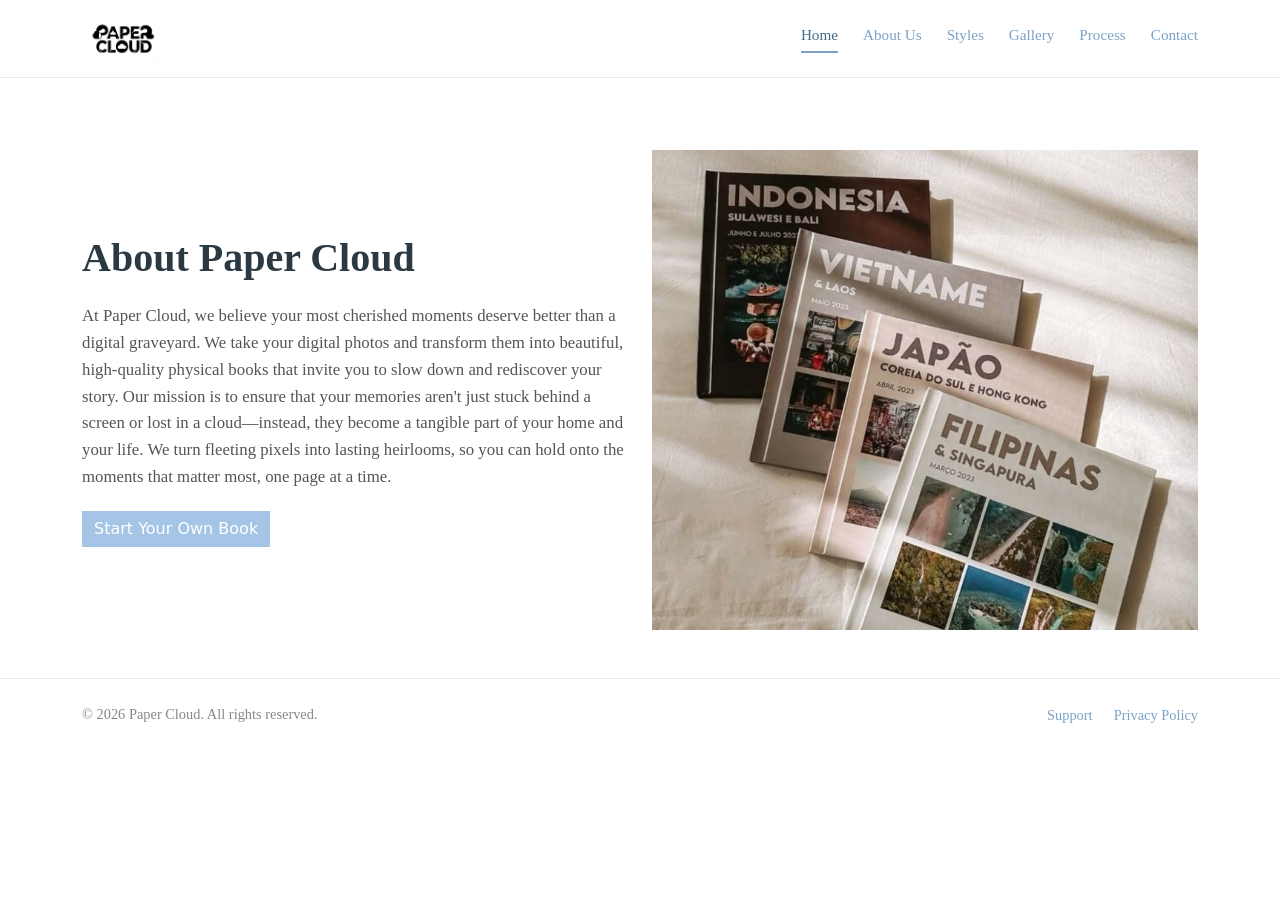
<file: index.html>
<!DOCTYPE html>
<html lang="en">
<head>
    <meta charset="UTF-8">
    <meta name="viewport" content="width=device-width, initial-scale=1.0">
    <title>Paper Cloud | Your memories, Tangile at last</title>

    <link rel="stylesheet" href="css/style.css">
 
    <link href="https://cdn.jsdelivr.net/npm/bootstrap@5.3.0/dist/css/bootstrap.min.css" rel="stylesheet">
</head>
<body>
    
    <header class="container-fluid bg-white border-bottom py-3">
        <div class="container d-flex justify-content-between align-items-center">
            <div class="logo">
                <a href="index.html">
                    <img src="logo.png" alt="Paper Cloud Logo" class="brand-logo-img">
                </a>      
            </div>
            
            <nav class="custom-nav">
                <a href="index.html" class="nav-item active-tab">Home</a>
                <a href="about.html" class="nav-item">About Us</a>
                <a href="styles.html" class="nav-item">Styles</a>
                <a href="gallery.html" class="nav-item">Gallery</a>
                <a href="process.html" class="nav-item">Process</a>
                <a href="contact.html" class="nav-item">Contact</a>
            </nav>
        </div>
    </header>
    
    <main class="container my-5 pt-4">
        <div class="row align-items-center">
            <div class="col-md-6 content-column">
                <h1 class="page-main-title">About Paper Cloud</h1>
                
                  <p class="body-copy">At Paper Cloud, we believe your most cherished moments deserve better than a digital graveyard. We 
                  take your digital photos and transform them into beautiful, high-quality physical books that invite you 
                  to slow down and rediscover your story. Our mission is to ensure that your memories aren't just stuck behind a screen or lost 
                  in a cloud—instead, they become a tangible part of your home and your life. We turn fleeting pixels into lasting heirlooms, so 
                  you can hold onto the moments that matter most, one page at a time. 
                </p>
                <a href="styles.html" class="btn custom-theme-btn">Start Your Own Book</a>
            </div>

            <div class="col-md-6 image-column text-end">
                <div class="wireframe-placeholder-box">
                     <img src="hero.png" alt="Four books with different country names " class="hero-main-image">
                     </div>
            </div>
        </div>
    </main>

    <footer class="container-fluid bg-white custom-footer-border py-4 mt-5">
        <div class="container d-flex justify-content-between align-items-center">
            <p class="footer-text mb-0">&copy; 2026 Paper Cloud. All rights reserved.</p>
            <div class="footer-links">
                <a href="contact.html" class="footer-link-item me-3">Support</a>
                <a href="about.html" class="footer-link-item">Privacy Policy</a>
            </div>
        </div>
    </footer>

</body>
</html>
</file>
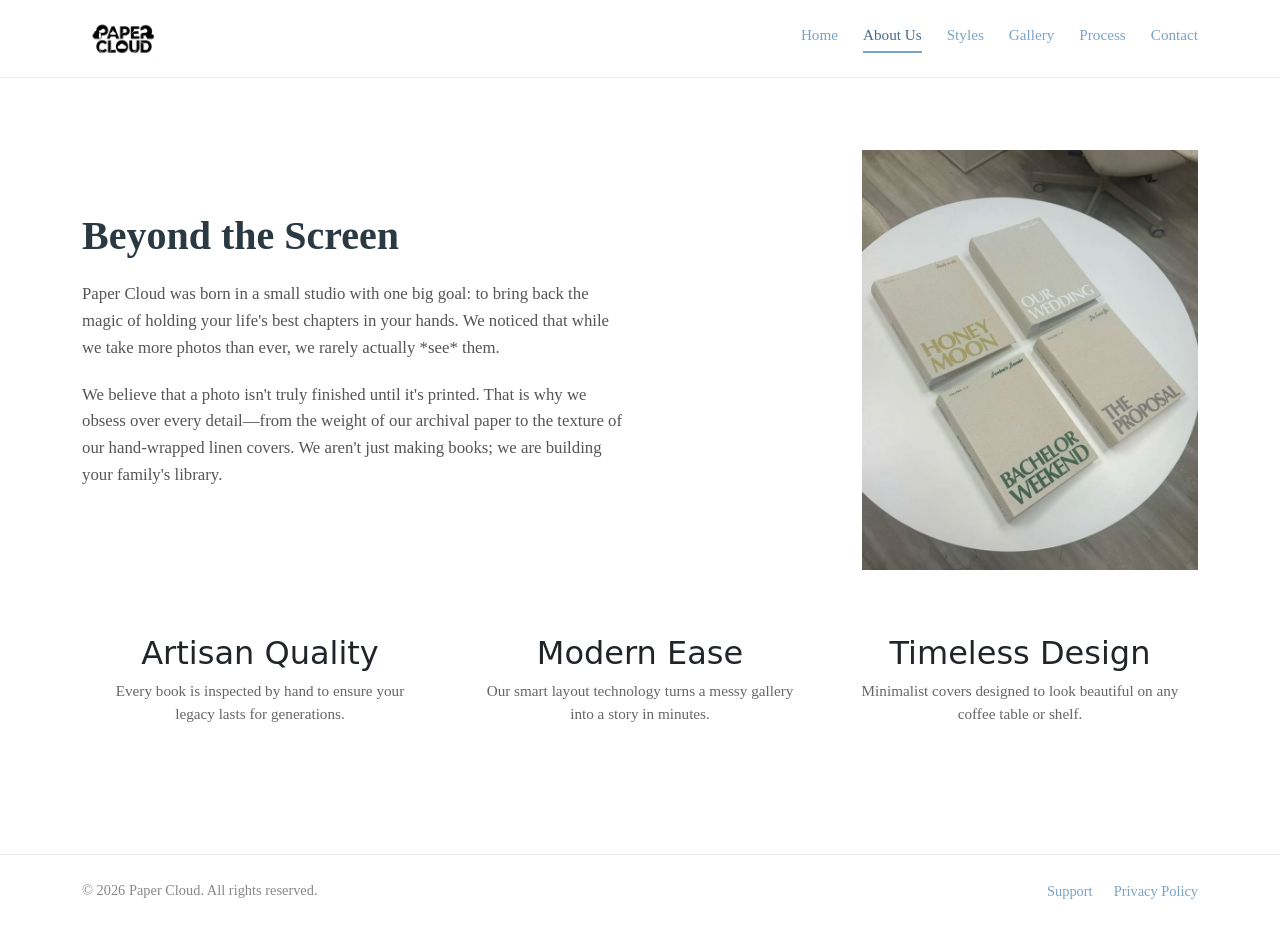
<file: about.html>
<!DOCTYPE html>
<html lang="en">
<head>
    <meta charset="UTF-8">
    <meta name="viewport" content="width=device-width, initial-scale=1.0">
    <title>Paper Cloud | Your memories, Tangile at last</title>

    <link rel="stylesheet" href="css/style.css">

    <link href="https://cdn.jsdelivr.net/npm/bootstrap@5.3.0/dist/css/bootstrap.min.css" rel="stylesheet">

</head>
<body>

    <header class="container-fluid bg-white border-bottom py-3">
        <div class="container d-flex justify-content-between align-items-center">
            <div class="logo">
                <a href="about.html">
                    <img src="logo.png" alt="Paper Cloud Logo" class="brand-logo-img">
                </a>  
            </div>
            <nav class="custom-nav">
                <a href="index.html" class="nav-item">Home</a>
                <a href="about.html" class="nav-item active-tab">About Us</a>
                <a href="styles.html" class="nav-item">Styles</a>
                <a href="gallery.html" class="nav-item">Gallery</a>
                <a href="process.html" class="nav-item">Process</a>
                <a href="contact.html" class="nav-item">Contact</a>
            </nav>
        </div>
    </header>

    <main class="container my-5 pt-4">
        <div class="row align-items-center">

            <div class="col-md-6 content-column">
                <h1 class="page-main-title">Beyond the Screen</h1>

                <p class="body-copy">Paper Cloud was born in a small studio with one big goal: 
                to bring back the magic of holding your life's best chapters in your hands. 
                We noticed that while we take more photos than ever, we rarely actually *see* them.
            </p>

            <p class="body-copy">We believe that a photo isn't truly finished until it's printed. 
                That is why we obsess over every detail—from the weight of our 
                archival paper to the texture of our hand-wrapped linen covers. 
                We aren't just making books; we are building your family's library.
            </p>
            </div>

            <div class="col-md-6 image-column text-end">
                <div class="about-image-container">
                <img src="books.jpg" alt="Our first samples" class="about-img">
            </div>
            </div>

        <section class="values-section container my-5">
    <div class="row text-center">
        
        <div class="col-md-4">
            <div class="value-item p-3">
                <h2>Artisan Quality</h2>
                <p>Every book is inspected by hand to ensure your legacy lasts for generations.</p>
            </div>
        </div>

        <div class="col-md-4">
            <div class="value-item p-3">
                <h2>Modern Ease</h2>
                <p>Our smart layout technology turns a messy gallery into a story in minutes.</p>
            </div>
        </div>

        <div class="col-md-4">
            <div class="value-item p-3">
                <h2>Timeless Design</h2>
                <p>Minimalist covers designed to look beautiful on any coffee table or shelf.</p>
            </div>
        </div>

    </div>
        </section>
        </div>
    </main>

    <footer class="container-fluid bg-white custom-footer-border py-4 mt-5">
        <div class="container d-flex justify-content-between align-items-center">
            <p class="footer-text mb-0">&copy; 2026 Paper Cloud. All rights reserved.</p>
            <div class="footer-links">
                <a href="contact.html" class="footer-link-item me-3">Support</a>
                <a href="about.html" class="footer-link-item">Privacy Policy</a>
            </div>
        </div>
    </footer>

</body>
</html>
</file>
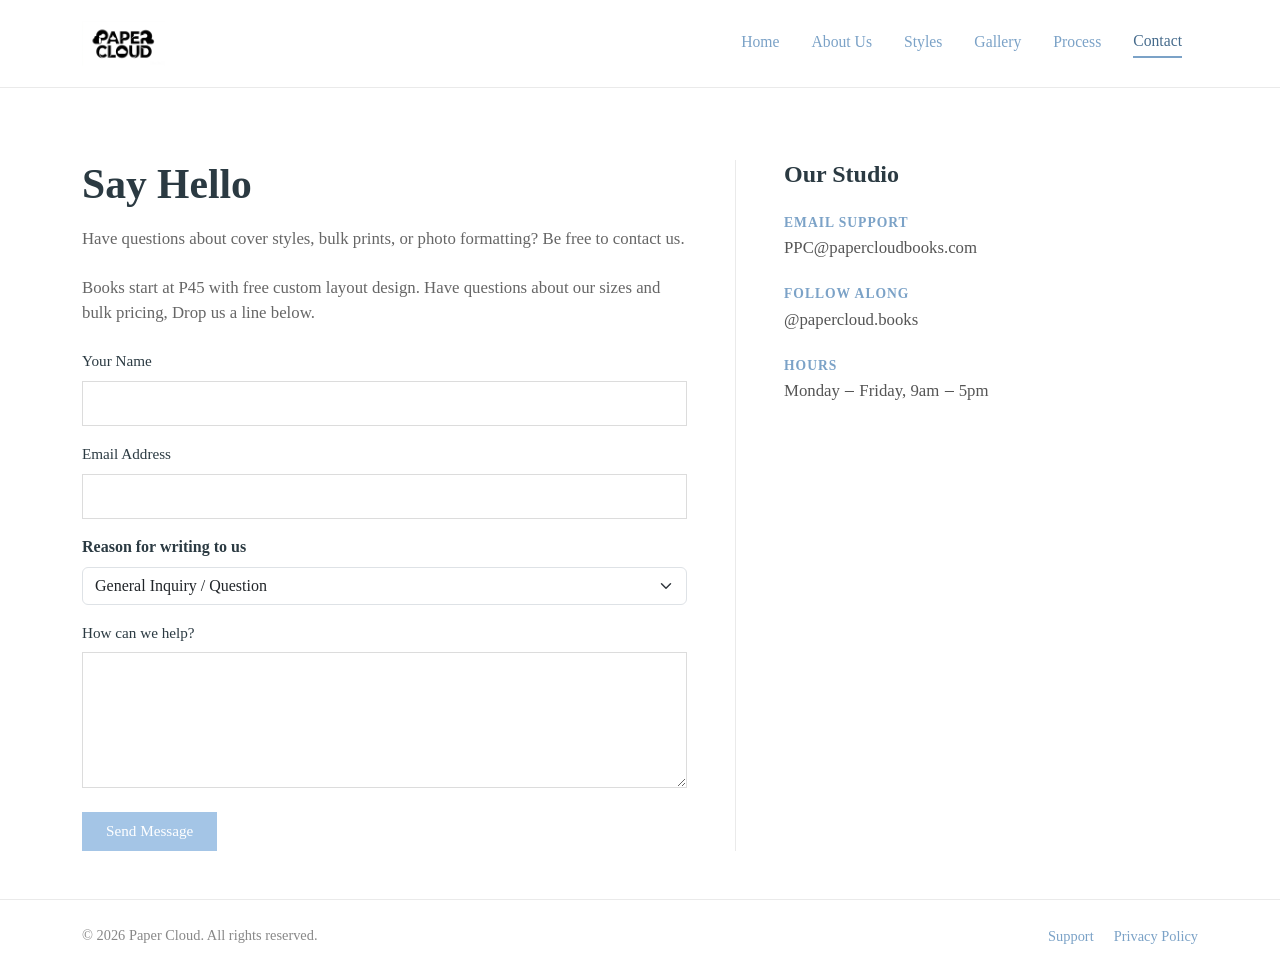
<file: contact.html>
<!DOCTYPE html>
<html lang="en">
<head>
    <meta charset="UTF-8">
    <meta name="viewport" content="width=device-width, initial-scale=1.0">
    <title>Paper Cloud | Contact Us</title>
    
    <link href="https://cdn.jsdelivr.net/npm/bootstrap@5.3.0/dist/css/bootstrap.min.css" rel="stylesheet">
    
    <link rel="stylesheet" href="css/style.css">
</head>
<body>

    <header>
        <nav class="navbar navbar-expand-lg navbar-light bg-white py-3 custom-nav-border">
            <div class="container">
                
                <a class="navbar-brand" href="contact.html">
                    <img src="logo.png" alt="Paper Cloud - Custom Photo Books Logo">
                </a>

                <div class="ms-auto d-flex align-items-center">
                    <a href="index.html" class="nav-link mx-3">Home</a>
                    <a href="about.html" class="nav-link mx-3">About Us</a>
                    <a href="styles.html" class="nav-link mx-3">Styles</a>
                    <a href="gallery.html" class="nav-link mx-3">Gallery</a>
                    <a href="process.html" class="nav-link mx-3">Process</a>
                    <a href="contact.html" class="nav-link mx-3 active-link">Contact</a>
                </div>
            </div>
        </nav>
    </header>

    <main class="container my-5 pt-4">
    <div class="row">
        
        <div class="col-md-7 pe-md-5 mb-5 mb-md-0">
            <h1 class="custom-page-title mb-3">Say Hello</h1>
            <p class="text-muted mb-4">Have questions about cover styles, bulk prints, or photo formatting? Be free to contact us.</p>
            <p class="text-muted mb-4">Books start at P45 with free custom layout design. Have questions about our sizes and bulk pricing, Drop us a line below.</p>
            
            <form id="contactForm" onsubmit="handleContactSubmit(event)">
                <div class="mb-3">
                    <label for="userName" class="form-label custom-form-label">Your Name</label>
                    <input type="text" class="form-control custom-form-input" id="userName" required>
                </div>
                
                <div class="mb-3">
                    <label for="userEmail" class="form-label custom-form-label">Email Address</label>
                    <input type="email" class="form-control custom-form-input" id="userEmail" required>
                </div>

                <div class="mb-3">
                    <label for="contactReason" class="form-label fw-semibold">Reason for writing to us</label>
                    <select class="form-select" id="contactReason" required>
                        <option value="general" selected>General Inquiry / Question</option>
                        <option value="feedback">Leaving Feedback & Review</option>
                        <option value="quote">Requesting a Custom Quote</option>
                    </select>
                </div>

                <div class="mb-4">
                    <label for="userMessage" class="form-label custom-form-label">How can we help?</label>
                    <textarea class="form-control custom-form-input" id="userMessage" rows="5" required></textarea>
                </div>
                
                <button type="submit" class="btn btn-outline-dark custom-submit-btn px-4 py-2">Send Message</button>
            </form>
        </div>

        <div class="col-md-5 ps-md-5 border-start-md">
            <div class="contact-details-box">
                <h2 class="contact-side-title mb-4">Our Studio</h2>
                
                <div class="contact-info-item mb-4">
                    <div class="contact-info-label">Email Support</div>
                    <div class="contact-info-value">PPC@papercloudbooks.com</div>
                </div>
                
                <div class="contact-info-item mb-4">
                    <div class="contact-info-label">Follow Along</div>
                    <div class="contact-info-value">@papercloud.books</div>
                </div>
                
                <div class="contact-info-item">
                    <div class="contact-info-label">Hours</div>
                    <div class="contact-info-value">Monday ‒ Friday, 9am ‒ 5pm</div>
                </div>
            </div>
        </div>

    </div>
</main>


<footer class="container-fluid bg-white custom-footer-border py-4 mt-5">
        <div class="container d-flex justify-content-between align-items-center">
            <p class="footer-text mb-0">&copy; 2026 Paper Cloud. All rights reserved.</p>
            <div class="footer-links">
                <a href="contact.html" class="footer-link-item me-3">Support</a>
                <a href="about.html" class="footer-link-item">Privacy Policy</a>
            </div>
        </div>
    </footer>

</body>
</html>
</file>
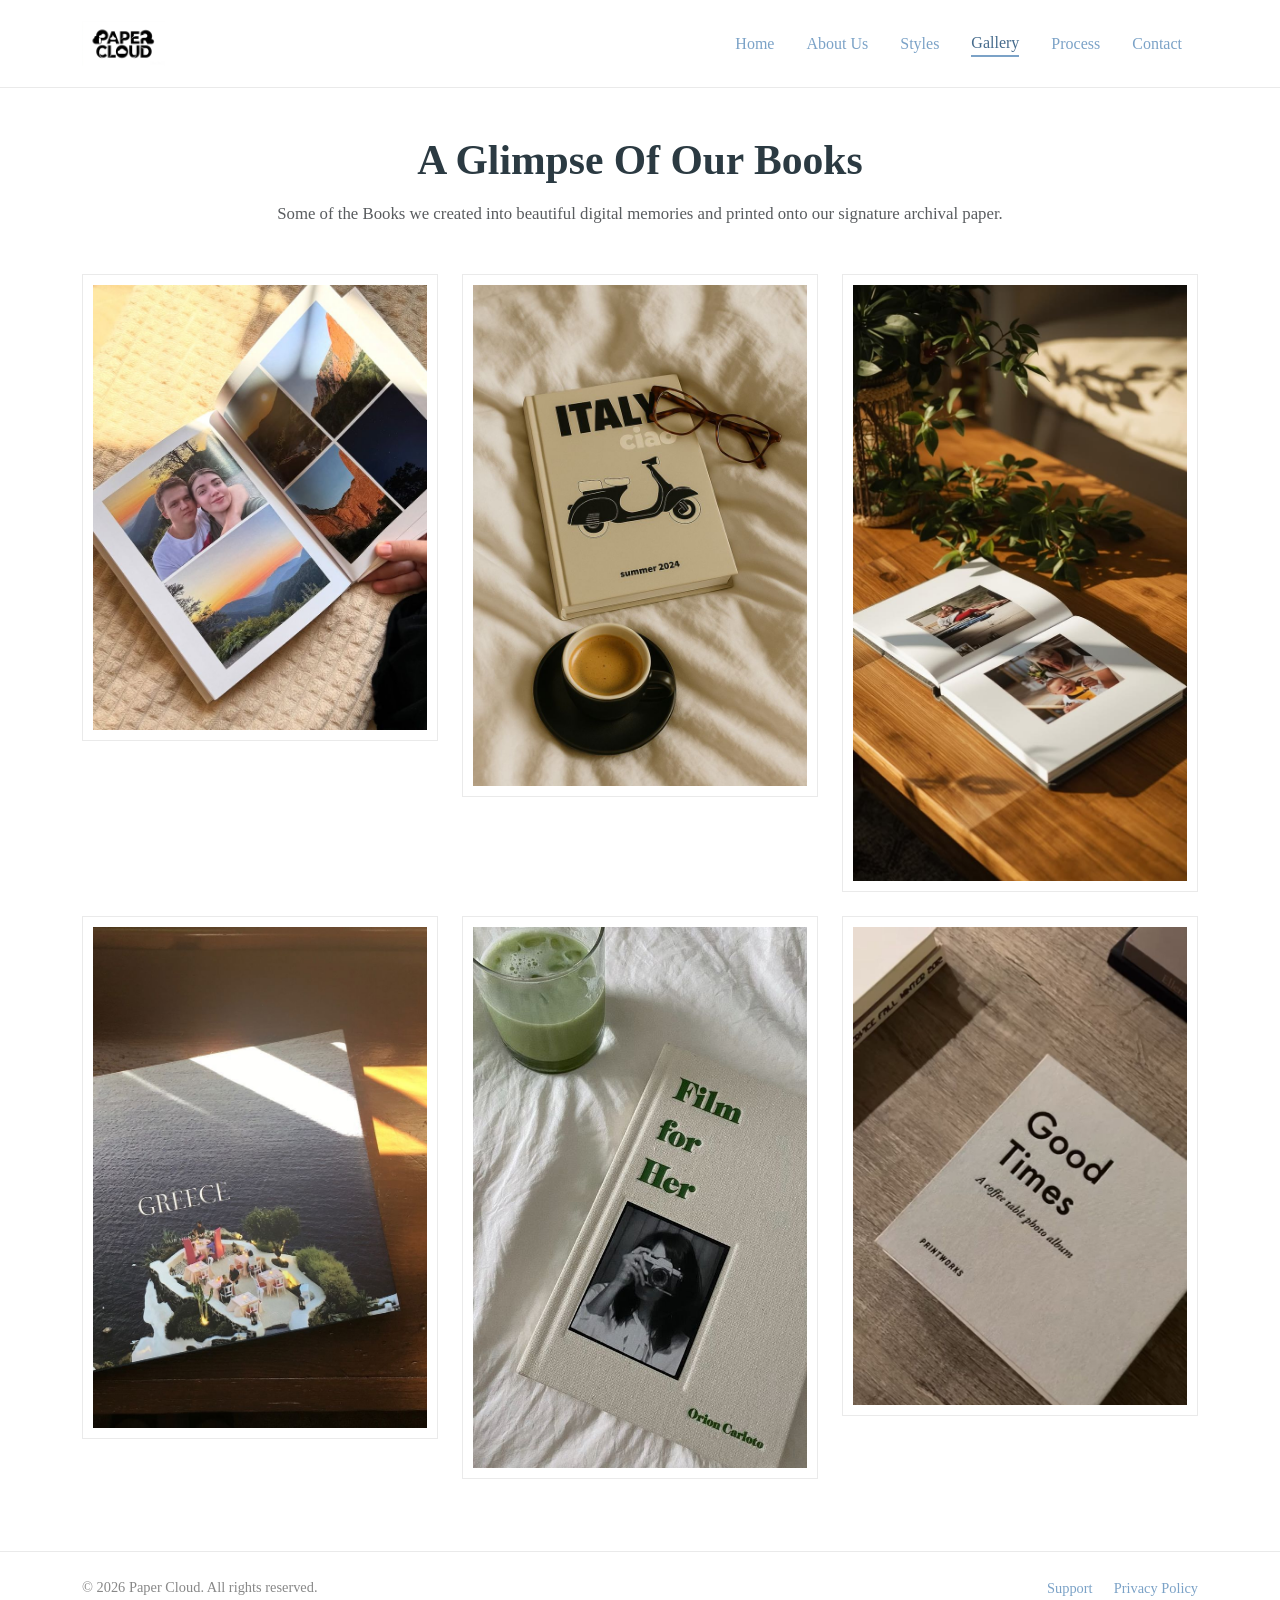
<file: gallery.html>
<!DOCTYPE html>
<html lang="en">
<head>
    <meta charset="UTF-8">
    <meta name="viewport" content="width=device-width, initial-scale=1.0">
    <title>Paper Cloud | Your memories, Tangile at last</title>

    <link rel="stylesheet" href="css/style.css">

    <link href="https://cdn.jsdelivr.net/npm/bootstrap@5.3.0/dist/css/bootstrap.min.css" rel="stylesheet">

</head>
<body>

    <header>
        <nav class="navbar navbar-expand-lg navbar-light bg-white py-3 custom-nav-border">
    <div class="container">
                <a class="navbar-brand" href="gallery.html">
                    <img src="logo.png" alt="Paper Coud Logo">
                </a>
        
        <div class="ms-auto d-flex align-items-center">
            <a href="index.html" class="nav-link mx-3">Home</a>
            <a href="about.html" class="nav-link mx-3">About Us</a>
            <a href="styles.html" class="nav-link mx-3">Styles</a>
            <a href="gallery.html" class="nav-link mx-3 active-link">Gallery</a>
            <a href="process.html" class="nav-link mx-3">Process</a>
            <a href="contact.html" class="nav-link mx-3">Contact</a>
        </div>
    </div>
</nav>
    </header>

    <main class="container my-5 text-center">
        <h1 class="custom-page-title">A Glimpse Of Our Books</h1>
        <p class="text-muted mb-5">Some of the Books we created into beautiful digital memories and printed onto our signature archival paper.</p>

        <div class="row">
            <div class="col-md-4 mb-4">
                <div class="gallery-frame">
                    <img src="images/G1.jpg" alt="Book layout sample" class="img-fluid gallery-img">
                </div>
            </div>
            <div class="col-md-4 mb-4">
                <div class="gallery-frame">
                    <img src="images/G2.jpg" alt="Book spread layout" class="img-fluid gallery-img">
                </div>
            </div>
            <div class="col-md-4 mb-4">
                <div class="gallery-frame">
                    <img src="images/G3.jpg" alt="Linen cover display" class="img-fluid gallery-img">
                </div>
            </div>
            <div class="col-md-4 mb-4">
                <div class="gallery-frame">
                    <img src="images/g4.jpg" alt="Linen cover display" class="img-fluid gallery-img">
                </div>
            </div>
            <div class="col-md-4 mb-4">
                <div class="gallery-frame">
                    <img src="images/g5.jpg" alt="Linen cover display" class="img-fluid gallery-img">
                </div>
            </div>
            <div class="col-md-4 mb-4">
                <div class="gallery-frame">
                    <img src="images/g6.jpg" alt="Linen cover display" class="img-fluid gallery-img">
                </div>
            </div>
        </div> </main>

    <footer class="container-fluid bg-white custom-footer-border py-4 mt-5">
        <div class="container d-flex justify-content-between align-items-center">
            <p class="footer-text mb-0">&copy; 2026 Paper Cloud. All rights reserved.</p>
            <div class="footer-links">
                <a href="contact.html" class="footer-link-item me-3">Support</a>
                <a href="about.html" class="footer-link-item">Privacy Policy</a>
            </div>
        </div>
    </footer>

</body>
</html>
</file>
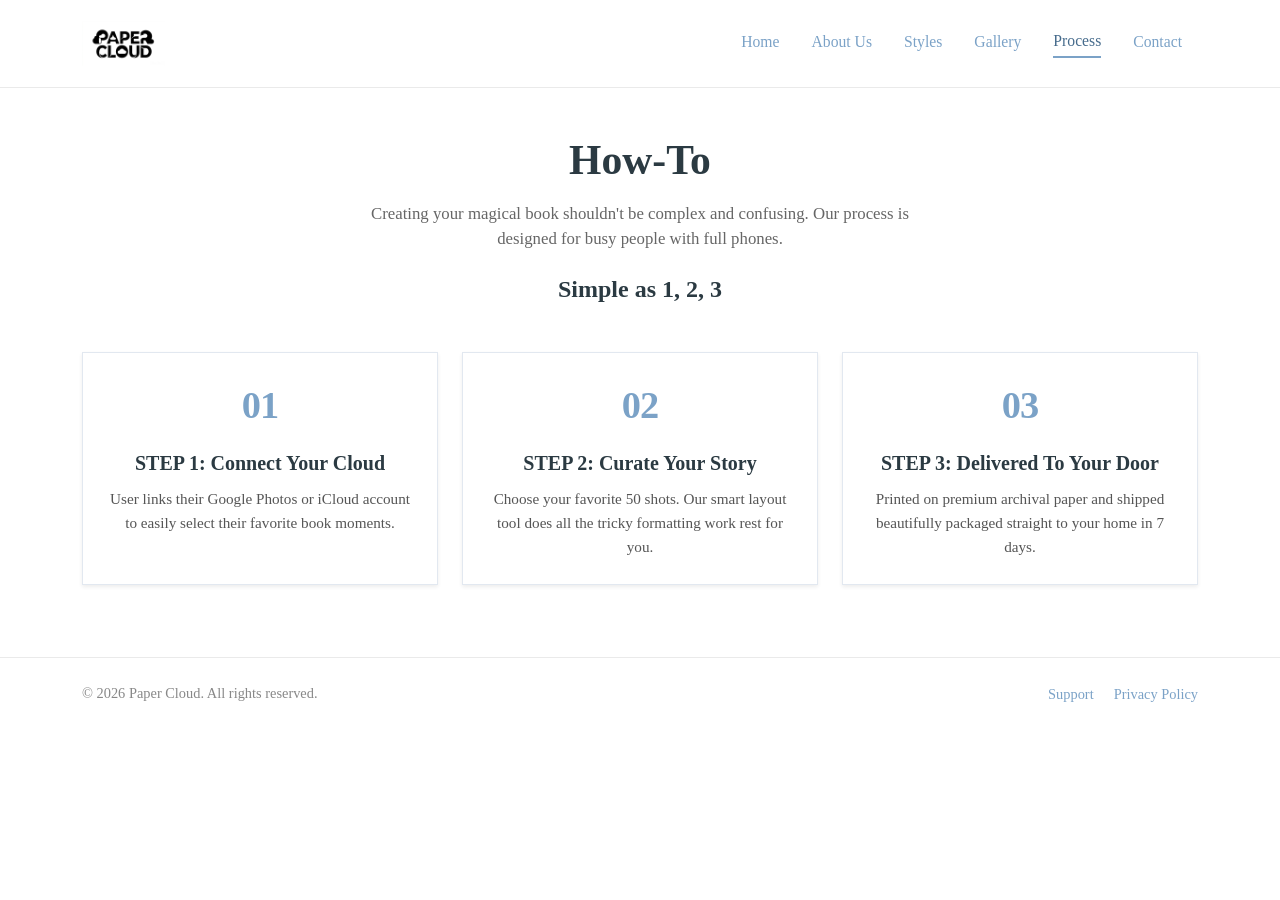
<file: process.html>
<!DOCTYPE html>
<html lang="en">
<head>
    <meta charset="UTF-8">
    <meta name="viewport" content="width=device-width, initial-scale=1.0">
    <title>Paper Cloud | Process</title>
    
    <link href="https://cdn.jsdelivr.net/npm/bootstrap@5.3.0/dist/css/bootstrap.min.css" rel="stylesheet">
    
    <link rel="stylesheet" href="css/style.css">
</head>
<body>

    <header>
        <nav class="navbar navbar-expand-lg navbar-light bg-white py-3 custom-nav-border">
            <div class="container">
               
                <a class="navbar-brand" href="process.html">
                    <img src="logo.png" alt="Paper Coud Logo">
                </a>
                
                <div class="ms-auto d-flex align-items-center">
                    <a href="index.html" class="nav-link mx-3">Home</a>
                    <a href="about.html" class="nav-link mx-3">About Us</a>
                    <a href="styles.html" class="nav-link mx-3">Styles</a>
                    <a href="gallery.html" class="nav-link mx-3">Gallery</a>
                    <a href="process.html" class="nav-link mx-3 active-link">Process</a>
                    <a href="contact.html" class="nav-link mx-3">Contact</a>
                </div>
            </div>
        </nav>
    </header>

    <main class="container my-5 text-center">
        <div class="mb-5">
            <h1 class="custom-page-title">How-To</h1>
            <p class="text-muted mx-auto" style="max-width: 600px;">Creating your magical book shouldn't be complex and confusing. Our process is designed for busy people with full phones.</p>
            <h2 class="mt-4" style="font-family: 'Georgia', serif; font-size: 1.5rem; color: #2b3a42; font-weight: bold;">Simple as 1, 2, 3</h2>
        </div>

        <div class="row mt-5">
            
            <div class="col-md-4 mb-4">
                <div class="process-card p-4 h-100 bg-white shadow-sm">
                    <div class="step-number mb-3">01</div>
                    <h3 class="process-step-title">STEP 1: Connect Your Cloud</h3>
                    <p class="process-step-text">User links their Google Photos or iCloud account to easily select their favorite book moments.</p>
                </div>
            </div>

            <div class="col-md-4 mb-4">
                <div class="process-card p-4 h-100 bg-white shadow-sm">
                    <div class="step-number mb-3">02</div>
                    <h3 class="process-step-title">STEP 2: Curate Your Story</h3>
                    <p class="process-step-text">Choose your favorite 50 shots. Our smart layout tool does all the tricky formatting work rest for you.</p>
                </div>
            </div>

            <div class="col-md-4 mb-4">
                <div class="process-card p-4 h-100 bg-white shadow-sm">
                    <div class="step-number mb-3">03</div>
                    <h3 class="process-step-title">STEP 3: Delivered To Your Door</h3>
                    <p class="process-step-text">Printed on premium archival paper and shipped beautifully packaged straight to your home in 7 days.</p>
                </div>
            </div>

        </div>
    </main>

    <footer class="container-fluid bg-white custom-footer-border py-4 mt-5">
        <div class="container d-flex justify-content-between align-items-center">
            <p class="footer-text mb-0">&copy; 2026 Paper Cloud. All rights reserved.</p>
            <div class="footer-links">
                <a href="contact.html" class="footer-link-item me-3">Support</a>
                <a href="about.html" class="footer-link-item">Privacy Policy</a>
            </div>
        </div>
    </footer>

</body>
</html>
</file>
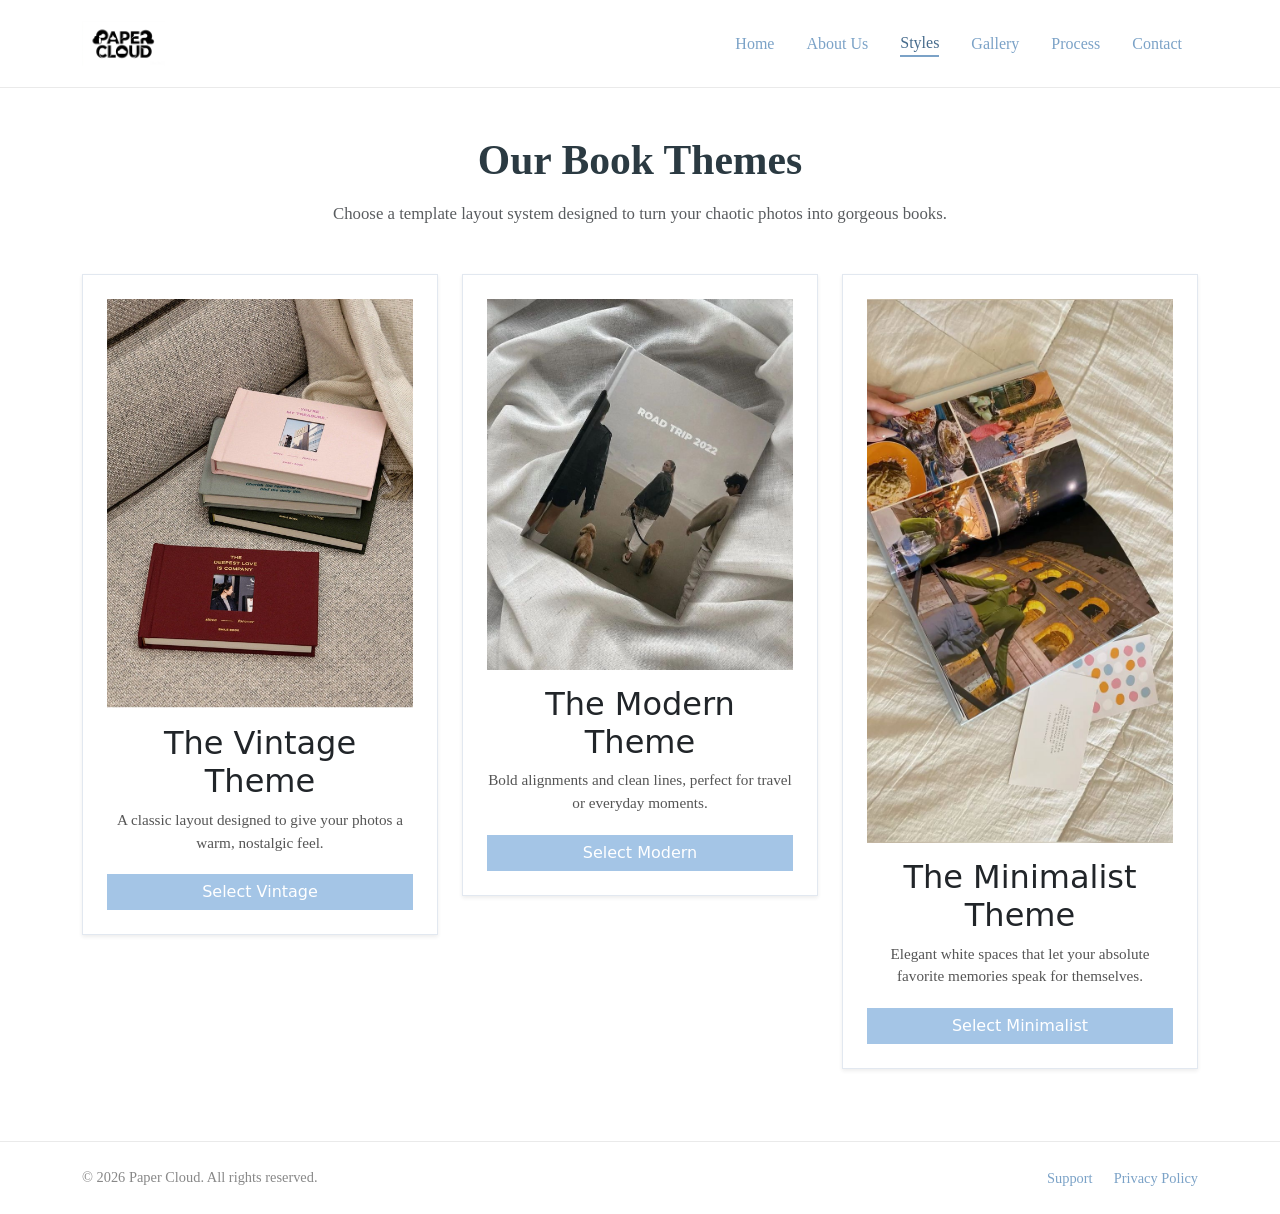
<file: styles.html>
<!DOCTYPE html>
<html lang="en">
<head>
    <meta charset="UTF-8">
    <meta name="viewport" content="width=device-width, initial-scale=1.0">
    <title>Paper Cloud | Your memories, Tangile at last</title>

    <link rel="stylesheet" href="css/style.css">

    <link href="https://cdn.jsdelivr.net/npm/bootstrap@5.3.0/dist/css/bootstrap.min.css" rel="stylesheet">

</head>
<body>

    <header>
        <nav class="navbar navbar-expand-lg navbar-light bg-white py-3 custom-nav-border">
    <div class="container">
        
                 <a class="navbar-brand" href="styles.html">
                    <img src="logo.png" alt="Paper Coud Logo">
                </a>

        <div class="ms-auto d-flex align-items-center">
            <a href="index.html" class="nav-link mx-3">Home</a>
            <a href="about.html" class="nav-link mx-3">About Us</a>
            <a href="styles.html" class="nav-link mx-3 active-link">Styles</a>
            <a href="gallery.html" class="nav-link mx-3">Gallery</a>
            <a href="process.html" class="nav-link mx-3">Process</a>
            <a href="contact.html" class="nav-link mx-3">Contact</a>
        </div>
    </div>
</nav>
    </header>

      <main class="container my-5">
        <div class="container text-center my-5">
            <h1 class="custom-page-title">Our Book Themes</h1>
            <p class="text-muted">Choose a template layout system designed to turn your chaotic photos into gorgeous books.</p>
        </div>

        <div class="row">

            <div class="col-md-4 mb-4">
                <div id="vintage-card" class="theme-card p-4 bg-white text-center shadow-sm">
                        <img src="images/vintage.jpg" class="img-fluid mb-3 style-thumb" alt="Vintage Book Theme">
                        <h2>The Vintage Theme</h2>
                        <p>A classic layout designed to give your photos a warm, nostalgic feel.</p>
                        <button class="btn btn-outline-dark w-100" onclick="selectTheme('Vintage', 'vintage-card')">Select Vintage</button>
                    </div>
                </div>

                <div class="col-md-4 mb-4">
                <div id="modern-card" class="theme-card p-4 bg-white text-center shadow-sm">
                    <img src="images/modern.jpg" alt="Modern Book Theme" class="img-fluid style-thumb">
                    <h2>The Modern Theme</h2>
                    <p>Bold alignments and clean lines, perfect for travel or everyday moments.</p>
                    <button class="btn btn-outline-dark w-100" onclick="selectTheme('Modern', 'modern-card')">Select Modern</button>
                    </div>
                </div>

                <div class="col-md-4 mb-4">
                <div id="minimalist-card" class="theme-card p-4 bg-white text-center shadow-sm">
                    <img src="images/minimalisitc.jpg" alt="Minimalist Book Theme" class="img-fluid style-thumb">
                    <h2>The Minimalist Theme</h2>
                    <p>Elegant white spaces that let your absolute favorite memories speak for themselves.</p>
                    <button class="btn btn-outline-dark w-100" onclick="selectTheme('Minimalist', 'minimalist-card')">Select Minimalist</button>
                    </div>
                </div>

            </div> 
        </main> 
        
    <script>
    function selectTheme(themeName, cardId) {
            // 1. Clears out old blue line borders from all cards
            let allCards = document.querySelectorAll('.theme-card');
            allCards.forEach(card => {
                card.classList.remove('selected-active');
            });

            // 2. Applies the signature blue outline onto the clicked card target
            let selectedCard = document.getElementById(cardId);
            selectedCard.classList.add('selected-active');

            // 3. Spits out confirmation alert message box
            alert("Awesome choice! You have selected the " + themeName + " style for your Paper Cloud book.");
        }
    
    </script>

    <footer class="container-fluid bg-white custom-footer-border py-4 mt-5">
        <div class="container d-flex justify-content-between align-items-center">
            <p class="footer-text mb-0">&copy; 2026 Paper Cloud. All rights reserved.</p>
            <div class="footer-links">
                <a href="contact.html" class="footer-link-item me-3">Support</a>
                <a href="about.html" class="footer-link-item">Privacy Policy</a>
            </div>
        </div>
    </footer>
         
</body>
</html>
</file>
<file: css/style.css>
/* ==========================================================================
   PAPER CLOUD BRAND STYLESHEET (BSc BIDA Assignment 1)
   ========================================================================== */

/* 1. Global Page Base & Typography */
body {
    font-family: 'Georgia', serif;
    background-color: #ffffff;
    color: #2b3a42; /* Soft slate dark tone for your headers */
    margin: 0;
    padding: 0;
}

/* 2. Header & Navigation (Matches your exact HTML elements) */
header.container-fluid {
    background-color: #ffffff !important;
    border-bottom: 1px solid #eaeaea !important; /* Elegant clean border separator */
}

/* Aligning your brand logo text */
header .logo strong {
    font-family: 'Georgia', serif;
    font-size: 1.35rem;
    color: #000000;
    letter-spacing: 1px;
}

/* Formatting your navigation link group layout */
.custom-nav {
    display: flex;
    gap: 25px; /* Perfect spacing between links */
}

/* Your exact light blue/slate navigation links */
.nav-item {
    font-family: 'Georgia', serif;
    color: #7ba2c7 !important; /* Signature light blue text color */
    text-decoration: none !important; /* Removes default browser underlines */
    font-size: 0.95rem;
    padding-bottom: 5px;
    font-weight: 500;
    transition: color 0.2s ease, border-color 0.2s ease;
}

/* Active Page tab and Hover state highlight line matching your theme */
.nav-item:hover, 
.nav-item.active-tab {
    color: #466b8c !important; /* Darker blue accent emphasis */
    border-bottom: 2px solid #7ba2c7; /* Thin blue accent line underneath */
}

/* 3. Hero Content Typography */
.page-main-title {
    font-family: 'Georgia', serif;
    font-weight: bold;
    color: #2b3a42;
    font-size: 2.5rem;
    line-height: 1.25;
    margin-bottom: 20px;
}

.body-copy {
    font-family: 'Georgia', serif;
    color: #555555; /* Soft readable gray body text texture */
    font-size: 1.05rem;
    line-height: 1.6;
    margin-bottom: 30px;
}

/* 4. Your Signature Solid Button Style */
.custom-theme-btn {
    background-color: #a4c5e6 !important; /* Your signature solid light blue */
    color: #ffffff !important;
    font-family: 'Georgia', serif;
    padding: 12px 28px;
    border: none !important;
    border-radius: 0px !important; /* Flat edges matching your frame layout boxes */
    font-size: 0.95rem;
    text-decoration: none !important;
    display: inline-block;
    transition: background-color 0.2s ease;
}

.custom-theme-btn:hover {
    background-color: #8bb2d6 !important; /* Soft shift on hover */
}

/* 5. Hero Image Box Dimensions */
.wireframe-placeholder-box {
    background-color: #ffffff;
}

.hero-main-image {
    max-height: 480px;
    width: 100%;
    object-fit: cover; /* Keeps your custom image files crisp and un-stretched */
}

/* 6. Values Section Layout Styles (For your About Us sections) */
.values-section h3 {
    font-family: 'Georgia', serif;
    font-size: 1.35rem;
    color: #2b3a42;
    margin-bottom: 10px;
}

.value-item p {
    font-family: 'Georgia', serif;
    color: #666666;
    font-size: 0.95rem;
    line-height: 1.5;
}

/* --- Global Reset & Brand Typography --- */
body {
    font-family: 'Georgia', serif;
    background-color: #ffffff;
    color: #2b3a42;
}

/* Elegant, light blue/slate colored links matching your original wireframe theme */
.nav-item {
    font-family: 'Georgia', serif;
    color: #7ba2c7 !important; 
    text-decoration: none !important;
    font-size: 0.95rem;
}

.nav-item.active-tab {
    color: #466b8c !important;
    border-bottom: 2px solid #7ba2c7;
}

/* Page Heading Style */
.page-main-title {
    font-family: 'Georgia', serif;
    font-weight: bold;
    color: #2b3a42;
    font-size: 2.5rem;
    margin-bottom: 20px;
}

/* Soft gray paragraph formatting */
.body-copy {
    font-family: 'Georgia', serif;
    color: #555555;
    font-size: 1.05rem;
    line-height: 1.6;
    margin-bottom: 20px;
}

/* Fixes the image sizing so it maps beautifully on the right side */
.about-img {
    max-width: 100%;
    max-height: 420px; /* Limits the height so it stays elegantly sized */
    width: auto;
    object-fit: cover;
    border-radius: 0px; /* Clean flat edges from your layout */
}

/* ==========================================================================
   PAPER CLOUD GLOBAL CORE BRAND STYLES (Styles Page Custom CSS)
   ========================================================================== */

/* 1. Global Base Setup & Typography */
body {
    font-family: 'Georgia', serif;
    background-color: #ffffff;
    color: #2b3a42; /* Soft slate dark brand charcoal color */
    margin: 0;
    padding: 0;
}

/* 2. Header Navigation Layout */
.custom-nav-border {
    border-bottom: 1px solid #eaeaea !important; /* Premium clean line split */
}

.logo strong {
    font-family: 'Georgia', serif;
    font-size: 1.35rem;
    color: #000000;
    letter-spacing: 1px;
}

.custom-nav {
    display: flex;
    gap: 25px; /* Spaces out your navigation items evenly */
}

/* Designing navigation layout links using your specific blue palette */
.nav-link {
    font-family: 'Georgia', serif;
    color: #7ba2c7 !important; /* Distinct signature light blue text tone */
    text-decoration: none !important;
    font-size: 0.98rem;
    font-weight: 500;
    padding-bottom: 4px;
    transition: color 0.2s ease;
}

/* Active Highlight state underline modifier */
.nav-link:hover, 
.nav-link.active-link {
    color: #466b8c !important; /* Dark slate emphasis color fill */
    border-bottom: 2px solid #7ba2c7; /* Brand accent horizontal underline */
}

/* 3. Main Hero Text Elements */
.custom-page-title {
    font-family: 'Georgia', serif;
    font-weight: bold;
    color: #2b3a42;
    font-size: 2.6rem;
    margin-bottom: 15px;
}

.text-muted {
    font-family: 'Georgia', serif;
    color: #666666 !important;
    font-size: 1.05rem;
}

/* 4. Theme Cards Layout System */
.theme-card {
    border: 1px solid #e2e8f0 !important;
    background-color: #ffffff !important; /* Forces your crisp background instead of gray */
    border-radius: 0px !important; /* Clean square flat edges matching your wireframe */
    transition: transform 0.2s ease, box-shadow 0.2s ease, border-color 0.2s ease;
}

.theme-card:hover {
    transform: translateY(-5px); /* Gentle interactive lifting effect when hovering */
}

/* The Active Blueprint Border when a card is clicked! */
.theme-card.selected-active {
    border: 3px solid #7ba2c7 !important; /* Signature blue card frame wrapper */
    background-color: #ffffff !important;
    box-shadow: 0 8px 24px rgba(123, 162, 199, 0.2) !important;
}

/* Standardized Image Thumbnail Grid Scaling */
.style-thumb {
    height: 280px;
    width: 100%;
    object-fit: cover; /* Prevents book mockup thumbnails from getting warped or stretched */
    border-radius: 0px !important;
    margin-bottom: 15px;
}

/* Typography elements within card layouts */
.theme-card h3 {
    font-family: 'Georgia', serif;
    font-size: 1.35rem;
    color: #2b3a42;
    font-weight: bold;
    margin-top: 10px;
    margin-bottom: 10px;
}

.theme-card p {
    font-family: 'Georgia', serif;
    font-size: 0.95rem;
    line-height: 1.5;
    color: #555555 !important;
    margin-bottom: 20px;
}

/* 5. Custom Solid Theme Button Selection Override */
.btn-outline-dark {
    font-family: 'Georgia', serif;
    background-color: #a4c5e6 !important; /* Your signature solid light blue color */
    color: #ffffff !important; /* Clean white button text font */
    font-size: 0.95rem;
    padding: 10px 20px;
    border: none !important;
    border-radius: 0px !important; /* Flat minimalist rectangle frame profile */
    font-weight: 500;
    transition: background-color 0.2s ease;
}

.btn-outline-dark:hover {
    background-color: #8bb2d6 !important; /* Shift to darker blue for hover feedback */
    color: #ffffff !important;
}

/* ==========================================================================
   GALLERY PAGE SPECIFIC RULES
   ========================================================================== */
.gallery-frame {
    border: 1px solid #eaeaea;
    background-color: #ffffff;
    padding: 10px;
    transition: box-shadow 0.2s ease;
}

.gallery-frame:hover {
    box-shadow: 0 6px 18px rgba(123, 162, 199, 0.15); /* Soft signature blue hover glow */
}

.gallery-img {
    height: 300px;
    width: 100%;
    object-fit: cover; /* Keeps image ratios perfectly safe from distorting */
    border-radius: 0px !important;
}

/* ==========================================================================
   PAPER CLOUD PROCESS PAGE CUSTOM CSS
   ========================================================================== */

/* 1. Page Background and Reset Rules */
body {
    font-family: 'Georgia', serif;
    background-color: #ffffff;
    color: #2b3a42; /* Soft slate dark charcoal tone */
    margin: 0;
    padding: 0;
}

/* 2. Unified Header Navigation Design Layout */
.custom-nav-border {
    border-bottom: 1px solid #eaeaea !important; /* Minimal crisp line divider */
}

/* Designing navigation layout links using your specific blue palette */
.nav-link {
    font-family: 'Georgia', serif;
    color: #7ba2c7 !important; /* Distinct signature light blue text tone */
    text-decoration: none !important;
    font-size: 0.98rem;
    font-weight: 500;
    padding-bottom: 4px;
    transition: color 0.2s ease;
}

/* Active Highlight state underline modifier */
.nav-link:hover, 
.nav-link.active-link {
    color: #466b8c !important; /* Dark slate emphasis color fill */
    border-bottom: 2px solid #7ba2c7; /* Brand accent horizontal underline */
}

/* 3. Hero Titles Structure */
.custom-page-title {
    font-family: 'Georgia', serif;
    font-weight: bold;
    color: #2b3a42;
    font-size: 2.6rem;
    margin-bottom: 15px;
}

.text-muted {
    font-family: 'Georgia', serif;
    color: #666666 !important;
    font-size: 1.05rem;
}

/* 4. Process Workflow Cards Layout */
.process-card {
    background-color: #ffffff !important;
    border: 1px solid #e2e8f0 !important;
    border-radius: 0px !important; /* Crisp flat edges matching your wireframes */
    transition: transform 0.2s ease, box-shadow 0.2s ease;
}

.process-card:hover {
    transform: translateY(-4px); /* Very slight interaction push look when hovered */
    box-shadow: 0 8px 20px rgba(123, 162, 199, 0.1) !important;
}

/* Beautiful light blue font emphasis for step sequences */
.step-number {
    font-family: 'Georgia', serif;
    font-size: 2.4rem;
    font-weight: bold;
    color: #7ba2c7; /* Your exact signature light blue theme accent color */
    letter-spacing: -1px;
}

.process-step-title {
    font-family: 'Georgia', serif;
    font-size: 1.25rem;
    font-weight: bold;
    color: #2b3a42;
    margin-bottom: 12px;
}

.process-step-text {
    font-family: 'Georgia', serif;
    font-size: 0.95rem;
    line-height: 1.6;
    color: #555555;
    margin-bottom: 0;
}

/* ==========================================================================
   CONTACT PAGE CUSTOM STYLES
   ========================================================================== */

/* Styling form input labels to follow theme text */
.custom-form-label {
    font-family: 'Georgia', serif;
    font-size: 0.95rem;
    color: #2b3a42;
    font-weight: 500;
}

/* Custom crisp text input field look */
.custom-form-input {
    font-family: 'Georgia', serif;
    border: 1px solid #dcdcdc !important;
    border-radius: 0px !important; /* Flat pristine architectural edges */
    padding: 10px;
    font-size: 0.95rem;
    color: #333333;
}

.custom-form-input:focus {
    border-color: #7ba2c7 !important; /* Highlights field with your light blue color on focus */
    box-shadow: none !important;
}

/* Sidebar Info Panel Design Typography */
.contact-side-title {
    font-family: 'Georgia', serif;
    font-size: 1.5rem;
    font-weight: bold;
    color: #2b3a42;
}

.contact-info-label {
    font-family: 'Georgia', serif;
    font-size: 0.85rem;
    text-transform: uppercase;
    letter-spacing: 1px;
    color: #7ba2c7; /* Brand accent blue labels */
    font-weight: bold;
    margin-bottom: 2px;
}

.contact-info-value {
    font-family: 'Georgia', serif;
    font-size: 1.05rem;
    color: #555555;
}

/* Makes the vertical separator rule line sharp on medium-to-large displays */
@media (min-width: 768px) {
    .border-start-md {
        border-left: 1px solid #eaeaea !important;
    }
}

/* ==========================================================================
   FOOTER & MOBILE RESPONSIVENESS (MEDIA QUERIES)
   ========================================================================== */

/* --- Footer Styles --- */
.custom-footer-border {
    border-top: 1px solid #eaeaea !important; /* Soft top divider line */
}

.footer-text {
    font-family: 'Georgia', serif;
    font-size: 0.9rem;
    color: #888888;
}

.footer-link-item {
    font-family: 'Georgia', serif;
    font-size: 0.9rem;
    color: #7ba2c7 !important; /* Signature light blue link tone */
    text-decoration: none !important;
}

.footer-link-item:hover {
    color: #466b8c !important;
}

/* --- Media Queries for Mobile Responsiveness --- */
@media (max-width: 768px) {
    /* 1. Shrink heavy titles so they don't break across lines clumsily */
    .page-main-title, 
    .custom-page-title {
        font-size: 1.85rem !important;
        text-align: center;
        margin-bottom: 15px;
    }
    
    /* 2. Center copy and reduce text clustering */
    .body-copy,
    .text-muted {
        font-size: 0.98rem !important;
        text-align: center;
    }
    
    /* 3. Center buttons on mobile screen stacks */
    .custom-theme-btn,
    .custom-submit-btn {
        display: block !important;
        width: 100% !important;
        text-align: center;
    }

    /* 4. Turn your custom navbar links into a neat, centered stack */
    .custom-nav {
        flex-direction: column;
        gap: 12px !important;
        text-align: center;
        margin-top: 15px;
        width: 100%;
    }
    
    .navbar-brand {
        display: block;
        text-align: center;
        width: 100%;
    }
    
    header .container,
    .navbar .container {
        flex-direction: column !important;
    }

    /* 5. Clean up side margins for text columns */
    .content-column,
    .pe-md-5,
    .ps-md-5 {
        text-align: center !important;
        padding-left: 15px !important;
        padding-right: 15px !important;
    }
    
    /* 6. Fix image centering and scaling so it looks tidy dropped underneath text */
    .hero-main-image,
    .about-img,
    .style-thumb,
    .gallery-img {
        max-height: 300px !important;
        margin-top: 25px;
        display: block;
        margin-left: auto;
        margin-right: auto;
    }
    
    /* 7. Stack your footer elements vertically on tiny viewports */
    footer .container {
        flex-direction: column !important;
        gap: 10px;
        text-align: center;
    }
}

/* --- Fix the Huge Logo Sizing for All Page Variations --- */
.logo img,
.navbar-brand img,
.brand-logo-img {
    height: 45px !important;    /* Keeps the logo small and elegant everywhere */
    width: auto !important;     /* Prevents stretching out of shape */
    display: inline-block;
    max-width: 100%;
}

/* Keeps everything centered nicely inside the header bar */
.navbar-brand, .logo {
    display: flex;
    align-items: center;
}
</file>
